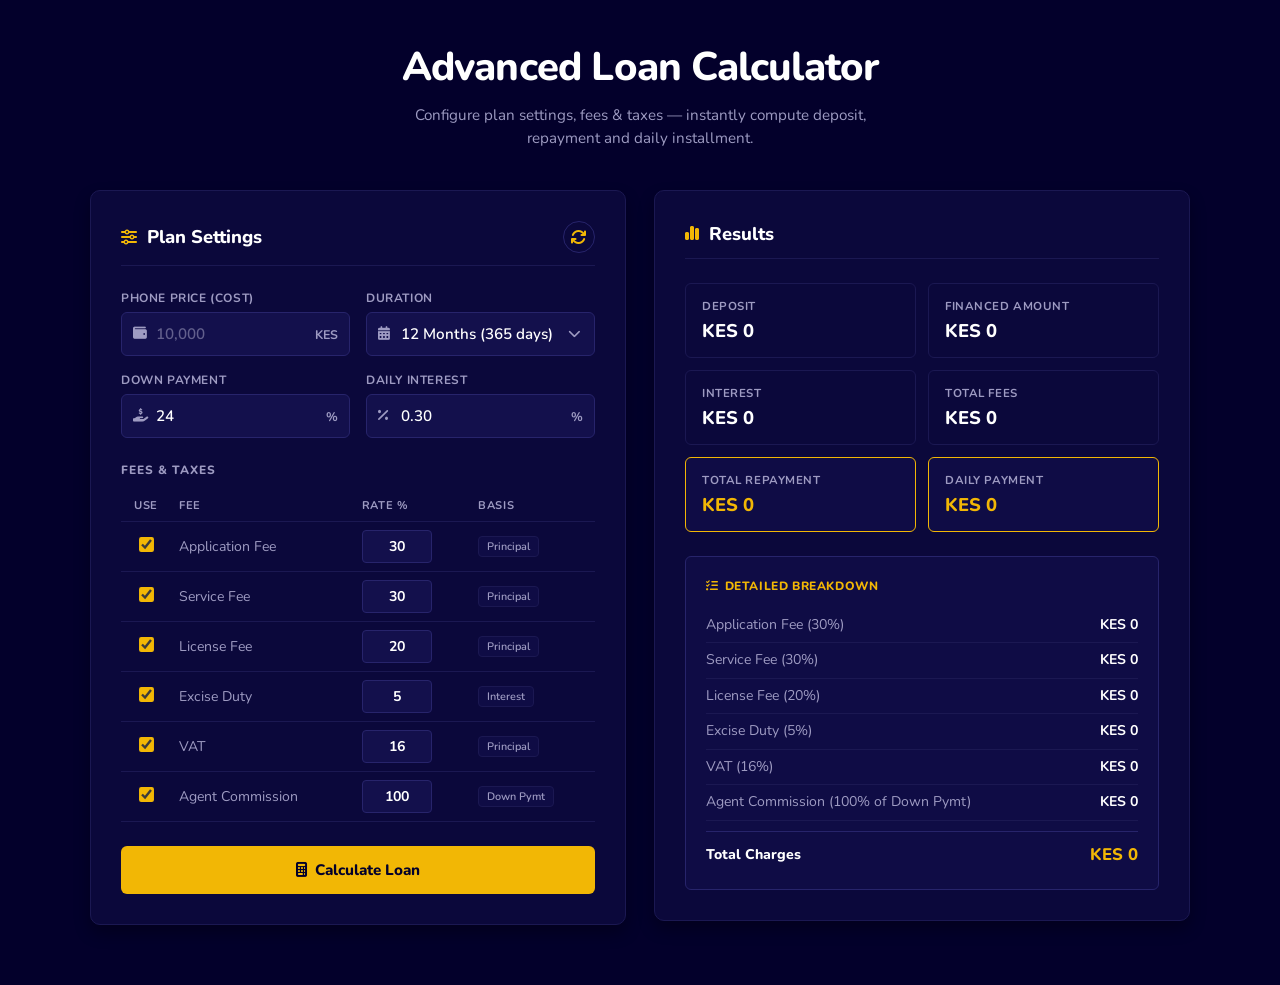
<file: index.html>
<!DOCTYPE html>
<html lang="en">

<head>
  <meta charset="UTF-8">
  <meta name="viewport" content="width=device-width, initial-scale=1.0">
  <meta name="description"
    content="Professional Loan Calculator — compute deposits, repayments, daily installments, fees and taxes instantly.">
  <title>Advanced Loan Calculator</title>
  <!-- Font Awesome Icons -->
  <link rel="stylesheet" href="https://cdnjs.cloudflare.com/ajax/libs/font-awesome/6.4.0/css/all.min.css">
  <!-- Cache-busting query parameter for CSS -->
  <link rel="stylesheet" href="style.css?v=3">
</head>

<body>

  <div class="container">

    <!-- ─── Header ─── -->
    <header class="header">

      <h1>Advanced Loan Calculator</h1>
      <p>Configure plan settings, fees &amp; taxes — instantly compute deposit, repayment and daily installment.</p>
    </header>

    <!-- ─── Two-column grid ─── -->
    <div class="grid">

      <!-- ════ Left card: Settings ════ -->
      <div class="card">
        <h2 class="section-title" style="display: flex; justify-content: space-between; align-items: center;">
          <span style="display: flex; align-items: center; gap: 10px;">
            <i class="fa-solid fa-sliders"></i>
            Plan Settings
          </span>
          <button onclick="forceReset()" class="btn-reset" title="Force Clean Reset (Clear Cache)"
            aria-label="Reset app and clear cache">
            <i class="fa-solid fa-arrows-rotate"></i>
          </button>
        </h2>

        <div class="form-row">
          <div class="field">
            <label for="amount">Phone Price (Cost)</label>
            <div class="input-wrap">
              <i class="fa-solid fa-wallet input-icon"></i>
              <input id="amount" type="number" placeholder="10,000" min="0" step="1000" oninput="calculate()">
              <span class="input-suffix">KES</span>
            </div>
          </div>
          <div class="field">
            <label for="days">Duration</label>
            <div class="input-wrap">
              <i class="fa-solid fa-calendar-days input-icon"></i>
              <select id="days" onchange="calculate()">
                <option value="365" selected>12 Months (365 days)</option>
                <option value="273">9 Months (273 days)</option>
                <option value="182">6 Months (182 days)</option>
                <option value="90">3 Months (90 days)</option>
              </select>
              <i class="fa-solid fa-chevron-down select-arrow"></i>
            </div>
          </div>
        </div>

        <div class="form-row">
          <div class="field">
            <label for="down">Down Payment</label>
            <div class="input-wrap">
              <i class="fa-solid fa-hand-holding-dollar input-icon"></i>
              <input id="down" type="number" value="24" min="0" max="100" step="0.01" oninput="calculate()">
              <span class="input-suffix">%</span>
            </div>
          </div>
          <div class="field">
            <label for="dailyInterest">Daily Interest</label>
            <div class="input-wrap">
              <i class="fa-solid fa-percent input-icon"></i>
              <input id="dailyInterest" type="number" value="0.30" min="0" step="0.01" oninput="calculate()">
              <span class="input-suffix">%</span>
            </div>
          </div>
        </div>

        <!-- Fees table -->
        <p class="fees-title">Fees &amp; Taxes</p>
        <table class="fees-table" aria-label="Fees and taxes configuration">
          <thead>
            <tr>
              <th class="col-check">Use</th>
              <th>Fee</th>
              <th>Rate&nbsp;%</th>
              <th>Basis</th>
            </tr>
          </thead>
          <tbody>
            <tr>
              <td class="col-check"><input type="checkbox" id="appFeeEnabled" checked onclick="calculate()"
                  aria-label="Enable Application Fee"></td>
              <td>Application Fee</td>
              <td><input id="appFee" type="number" value="30" min="0" step="0.01" oninput="calculate()"
                  aria-label="Application fee percentage"></td>
              <td><span class="basis-tag">Principal</span></td>
            </tr>
            <tr>
              <td class="col-check"><input type="checkbox" id="serviceFeeEnabled" checked onclick="calculate()"
                  aria-label="Enable Service Fee"></td>
              <td>Service Fee</td>
              <td><input id="serviceFee" type="number" value="30" min="0" step="0.01" oninput="calculate()"
                  aria-label="Service fee percentage"></td>
              <td><span class="basis-tag">Principal</span></td>
            </tr>
            <tr>
              <td class="col-check"><input type="checkbox" id="licenseFeeEnabled" checked onclick="calculate()"
                  aria-label="Enable License Fee"></td>
              <td>License Fee</td>
              <td><input id="licenseFee" type="number" value="20" min="0" step="0.01" oninput="calculate()"
                  aria-label="License fee percentage"></td>
              <td><span class="basis-tag">Principal</span></td>
            </tr>
            <tr>
              <td class="col-check"><input type="checkbox" id="exciseEnabled" checked onclick="calculate()"
                  aria-label="Enable Excise Duty"></td>
              <td>Excise Duty</td>
              <td><input id="excise" type="number" value="5" min="0" step="0.01" oninput="calculate()"
                  aria-label="Excise duty percentage"></td>
              <td><span class="basis-tag">Interest</span></td>
            </tr>
            <tr>
              <td class="col-check"><input type="checkbox" id="vatEnabled" checked onclick="calculate()"
                  aria-label="Enable VAT"></td>
              <td>VAT</td>
              <td><input id="vat" type="number" value="16" min="0" step="0.01" oninput="calculate()"
                  aria-label="VAT percentage"></td>
              <td><span class="basis-tag">Principal</span></td>
            </tr>
            <tr>
              <td class="col-check"><input type="checkbox" id="agentCommEnabled" checked onclick="calculate()"
                  aria-label="Enable Agent Commission"></td>
              <td>Agent Commission</td>
              <td><input id="agentComm" type="number" value="100" min="0" step="1" oninput="calculate()"
                  aria-label="Agent Commission percentage"></td>
              <td><span class="basis-tag">Down Pymt</span></td>
            </tr>
          </tbody>
        </table>

        <button class="btn-calc" onclick="calculate()" id="calcBtn" aria-label="Calculate loan">
          <i class="fa-solid fa-calculator"></i> Calculate Loan
        </button>
      </div>

      <!-- ════ Right card: Results ════ -->
      <div class="card">
        <h2 class="section-title">
          <i class="fa-solid fa-chart-simple"></i>
          Results
        </h2>

        <div class="results-grid">
          <div class="metric">
            <div class="metric-label">Deposit</div>
            <div class="metric-value" id="deposit">KES 0.00</div>
          </div>
          <div class="metric">
            <div class="metric-label">Financed Amount</div>
            <div class="metric-value" id="financed">KES 0.00</div>
          </div>
          <div class="metric">
            <div class="metric-label">Interest</div>
            <div class="metric-value" id="interest">KES 0.00</div>
          </div>
          <div class="metric">
            <div class="metric-label">Total Fees</div>
            <div class="metric-value" id="fees">KES 0.00</div>
          </div>
          <div class="metric highlight">
            <div class="metric-label">Total Repayment</div>
            <div class="metric-value" id="repayment">KES 0.00</div>
          </div>
          <div class="metric highlight">
            <div class="metric-label">Daily Payment</div>
            <div class="metric-value" id="daily">KES 0.00</div>
          </div>
        </div>

        <!-- Breakdown panel -->
        <div class="breakdown" id="breakdown">
          <div class="empty-state">
            <div class="es-icon"><i class="fa-solid fa-list-check"></i></div>
            <p>Enter loan details and click<br><strong>Calculate Loan</strong> to see the full breakdown.</p>
          </div>
        </div>

        <button class="btn-profit" onclick="openModal()" id="profitBtn"
          style="margin-top: 16px; width: 100%; display: none;" aria-label="Open profit breakdown">
          <i class="fa-solid fa-chart-line"></i> View Profit Breakdown
        </button>
      </div>

    </div><!-- /.grid -->
  </div><!-- /.container -->

  <!-- ─── Modal ─── -->
  <div id="profitModal" class="modal">
    <div class="modal-content">
      <div class="modal-header">
        <h3><i class="fa-solid fa-chart-pie" style="margin-right:7px"></i>Profit Analysis Breakdown</h3>
        <button class="modal-close" onclick="closeModal()">&times;</button>
      </div>
      <div class="modal-body" id="profitModalBody">
        <!-- populated by JS -->
      </div>
    </div>
  </div>

  <script src="app.js"></script>
</body>

</html>
</file>
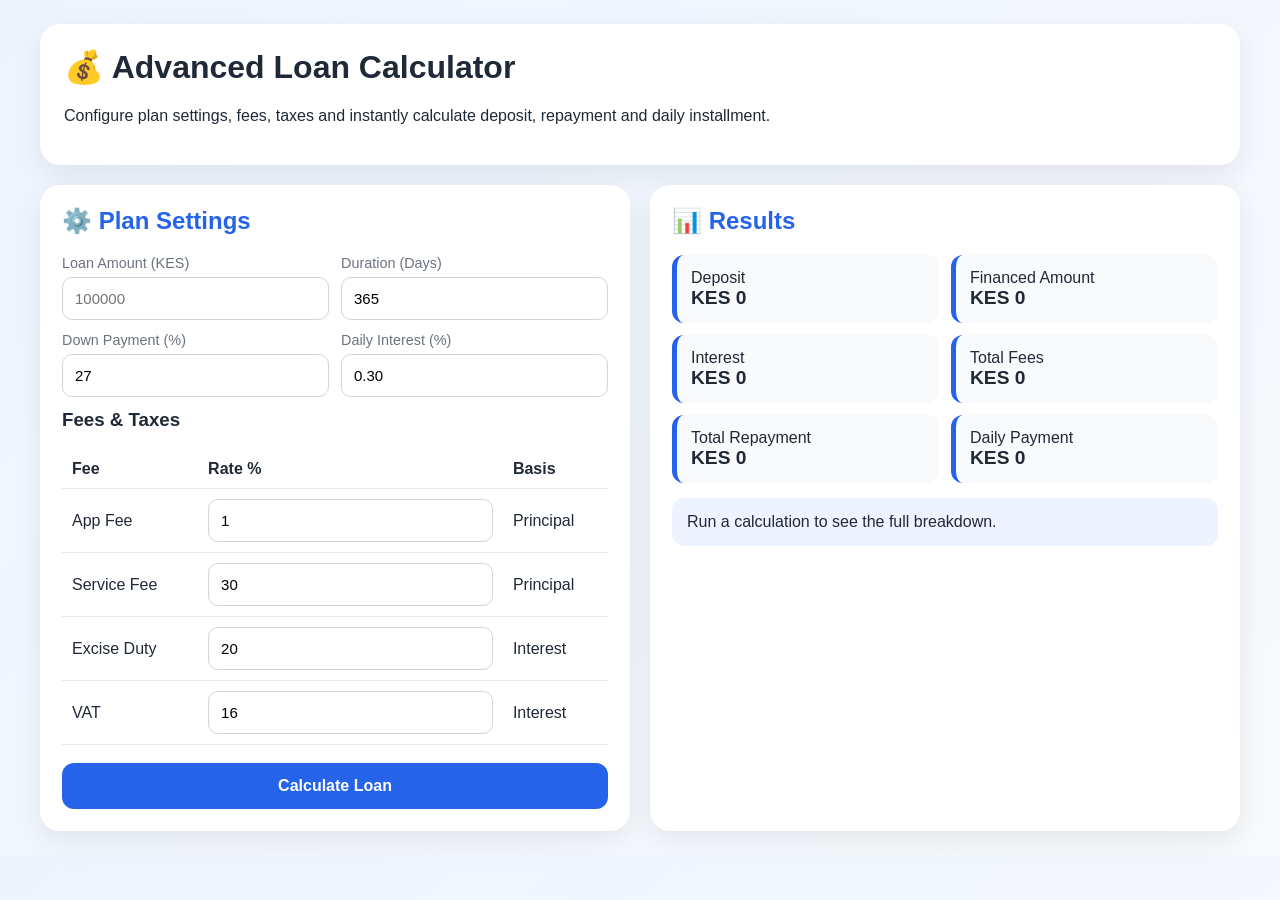
<file: professional_loan_calculator.html>
<!DOCTYPE html>
<html lang="en">
<head>
<meta charset="UTF-8">
<meta name="viewport" content="width=device-width, initial-scale=1.0">
<title>Professional Loan Calculator</title>
<style>
:root{
--bg:#f4f7fb;--card:#ffffff;--accent:#2563eb;--text:#1f2937;--muted:#6b7280;
}
*{box-sizing:border-box}
body{
margin:0;padding:24px;font-family:Inter,Arial,sans-serif;
background:linear-gradient(135deg,#eef4ff,#f8fafc);
color:var(--text);
}
.container{max-width:1200px;margin:auto;}
.header{
background:var(--card);padding:24px;border-radius:20px;
box-shadow:0 10px 30px rgba(0,0,0,.08);margin-bottom:20px;
}
.grid{
display:grid;grid-template-columns:1fr 1fr;gap:20px;
}
.card{
background:var(--card);border-radius:20px;padding:22px;
box-shadow:0 10px 30px rgba(0,0,0,.08);
}
h1,h2,h3{margin-top:0}
.section-title{color:var(--accent)}
label{display:block;font-size:.9rem;color:var(--muted);margin-bottom:6px}
input{
width:100%;padding:12px;border:1px solid #d1d5db;
border-radius:10px;font-size:15px;
}
.row{display:grid;grid-template-columns:1fr 1fr;gap:12px;margin-bottom:12px}
button{
width:100%;padding:14px;border:none;border-radius:12px;
background:var(--accent);color:white;font-size:16px;font-weight:700;
cursor:pointer;
}
button:hover{opacity:.95}
.results{
display:grid;grid-template-columns:repeat(2,1fr);gap:12px;
}
.metric{
background:#f8fafc;padding:14px;border-radius:12px;border-left:5px solid var(--accent);
}
.metric .value{font-size:1.2rem;font-weight:700}
table{width:100%;border-collapse:collapse}
th,td{padding:10px;border-bottom:1px solid #e5e7eb;text-align:left}
.footer{margin-top:15px;padding:15px;background:#eef4ff;border-radius:12px}
@media(max-width:900px){
.grid,.results,.row{grid-template-columns:1fr}
}
</style>
</head>
<body>
<div class="container">

<div class="header">
<h1>💰 Advanced Loan Calculator</h1>
<p>Configure plan settings, fees, taxes and instantly calculate deposit, repayment and daily installment.</p>
</div>

<div class="grid">

<div class="card">
<h2 class="section-title">⚙️ Plan Settings</h2>

<div class="row">
<div>
<label>Loan Amount (KES)</label>
<input id="amount" type="number" placeholder="100000">
</div>
<div>
<label>Duration (Days)</label>
<input id="days" value="365" type="number">
</div>
</div>

<div class="row">
<div>
<label>Down Payment (%)</label>
<input id="down" value="27" type="number" step="0.01">
</div>
<div>
<label>Daily Interest (%)</label>
<input id="dailyInterest" value="0.30" type="number" step="0.01">
</div>
</div>

<h3>Fees & Taxes</h3>

<table>
<tr><th>Fee</th><th>Rate %</th><th>Basis</th></tr>
<tr><td>App Fee</td><td><input id="appFee" value="1"></td><td>Principal</td></tr>
<tr><td>Service Fee</td><td><input id="serviceFee" value="30"></td><td>Principal</td></tr>
<tr><td>Excise Duty</td><td><input id="excise" value="20"></td><td>Interest</td></tr>
<tr><td>VAT</td><td><input id="vat" value="16"></td><td>Interest</td></tr>
</table>

<br>
<button onclick="calculate()">Calculate Loan</button>
</div>

<div class="card">
<h2 class="section-title">📊 Results</h2>

<div class="results">
<div class="metric"><div>Deposit</div><div class="value" id="deposit">KES 0</div></div>
<div class="metric"><div>Financed Amount</div><div class="value" id="financed">KES 0</div></div>
<div class="metric"><div>Interest</div><div class="value" id="interest">KES 0</div></div>
<div class="metric"><div>Total Fees</div><div class="value" id="fees">KES 0</div></div>
<div class="metric"><div>Total Repayment</div><div class="value" id="repayment">KES 0</div></div>
<div class="metric"><div>Daily Payment</div><div class="value" id="daily">KES 0</div></div>
</div>

<div class="footer" id="breakdown">
Run a calculation to see the full breakdown.
</div>

</div>

</div>
</div>

<script>
function fmt(n){
return "KES " + n.toLocaleString(undefined,{minimumFractionDigits:2,maximumFractionDigits:2});
}

function calculate(){

const amount=Number(document.getElementById("amount").value||0);
const days=Number(document.getElementById("days").value||0);
const down=Number(document.getElementById("down").value)/100;
const rate=Number(document.getElementById("dailyInterest").value)/100;

const appFeeRate=Number(document.getElementById("appFee").value)/100;
const serviceFeeRate=Number(document.getElementById("serviceFee").value)/100;
const exciseRate=Number(document.getElementById("excise").value)/100;
const vatRate=Number(document.getElementById("vat").value)/100;

const deposit=amount*down;
const financed=amount-deposit;

const interest=financed*rate*days;

const appFee=financed*appFeeRate;
const serviceFee=financed*serviceFeeRate;
const excise=interest*exciseRate;
const vat=interest*vatRate;

const fees=appFee+serviceFee+excise+vat;

const repayment=financed+interest+fees;
const daily=days>0 ? repayment/days : 0;

document.getElementById("deposit").innerText=fmt(deposit);
document.getElementById("financed").innerText=fmt(financed);
document.getElementById("interest").innerText=fmt(interest);
document.getElementById("fees").innerText=fmt(fees);
document.getElementById("repayment").innerText=fmt(repayment);
document.getElementById("daily").innerText=fmt(daily);

document.getElementById("breakdown").innerHTML=`
<b>Detailed Breakdown</b><br><br>
App Fee: ${fmt(appFee)}<br>
Service Fee: ${fmt(serviceFee)}<br>
Excise Duty: ${fmt(excise)}<br>
VAT: ${fmt(vat)}<br>
<hr>
Total Charges: <b>${fmt(fees)}</b>
`;
}
</script>

</body>
</html>
</file>
<file: style.css>
@import url('https://fonts.googleapis.com/css2?family=Nunito:wght@300;400;500;600;700;800;900&display=swap');

:root {
  --bg-body:      #03002b; /* Zidi Deep Navy */
  --bg-card:      #0b083b; /* Slightly lighter navy for cards */
  --bg-input:     #13104c; /* Input background */
  
  --border-color: #27246b; /* Accent dark borders */
  --border-light: #1b1852; /* Subtle card borders */
  
  --primary:      #f2b705; /* Zidi Warm Gold */
  --primary-hover:#d49f00; /* Darker Gold */
  
  --text:         #ffffff; /* White text */
  --text-muted:   #9e9bc2; /* Muted bluish-gray */
  --text-dim:     #63608d; /* Dim gray-navy */
  
  --highlight-bg: #0f0c45; /* Dark selection background */
  
  --border-r: 10px;
  --shadow:   0 8px 16px rgba(0, 0, 0, 0.3);
  --trans:    0.15s ease;
}

*, *::before, *::after { box-sizing: border-box; margin: 0; padding: 0; }

html { scroll-behavior: smooth; }

body {
  font-family: 'Nunito', sans-serif;
  min-height: 100vh;
  background-color: var(--bg-body);
  color: var(--text);
  padding: 40px 20px 60px;
}

.container { max-width: 1100px; margin: 0 auto; }

/* ─── header ─── */
.header {
  text-align: center;
  margin-bottom: 40px;
}

.header .badge {
  display: inline-flex; align-items: center; gap: 8px;
  background: var(--bg-card);
  border: 1px solid var(--border-color);
  padding: 6px 16px;
  border-radius: 99px;
  font-size: 0.75rem; font-weight: 700; letter-spacing: 0.05em; text-transform: uppercase;
  color: var(--primary);
  box-shadow: 0 1px 2px rgba(0,0,0,0.1);
  margin-bottom: 16px;
}
.header .badge i { color: var(--primary); }

.header h1 {
  font-size: clamp(1.8rem, 4vw, 2.5rem);
  font-weight: 800;
  color: var(--text);
  margin-bottom: 10px;
  letter-spacing: -0.02em;
}

.header p {
  color: var(--text-muted);
  font-size: 0.95rem;
  max-width: 520px;
  margin: 0 auto;
  line-height: 1.5;
}

/* ─── grid ─── */
.grid {
  display: grid;
  grid-template-columns: 1fr 1fr;
  gap: 28px;
  align-items: start;
}

/* ─── dark brand card ─── */
.card {
  background: var(--bg-card);
  border: 1px solid var(--border-light);
  border-radius: var(--border-r);
  padding: 30px;
  box-shadow: var(--shadow);
  transition: border-color var(--trans);
}
.card:hover {
  border-color: var(--border-color);
}

/* ─── section title ─── */
.section-title {
  display: flex; align-items: center; gap: 10px;
  font-size: 1.15rem; font-weight: 800;
  color: var(--text);
  margin-bottom: 24px;
  padding-bottom: 12px;
  border-bottom: 1px solid var(--border-light);
}
.section-title i {
  color: var(--primary);
  font-size: 1rem;
}

/* ─── form rows ─── */
.form-row {
  display: grid;
  grid-template-columns: 1fr 1fr;
  gap: 16px;
  margin-bottom: 16px;
}

.field { display: flex; flex-direction: column; gap: 6px; }

.field label {
  font-size: 0.75rem; font-weight: 700;
  color: var(--text-muted);
  text-transform: uppercase; letter-spacing: 0.05em;
}

.field .input-wrap {
  position: relative;
  display: flex;
  align-items: center;
  width: 100%;
}

.field .input-icon {
  position: absolute;
  left: 12px;
  top: 50%;
  transform: translateY(-50%);
  font-size: 0.85rem;
  color: var(--text-muted);
  pointer-events: none;
  z-index: 2;
}

.field .input-suffix {
  position: absolute;
  right: 12px;
  top: 50%;
  transform: translateY(-50%);
  font-size: 0.78rem;
  font-weight: 700;
  color: var(--text-muted);
  pointer-events: none;
  z-index: 2;
}

.field .select-arrow {
  position: absolute;
  right: 14px;
  top: 50%;
  transform: translateY(-50%);
  font-size: 0.8rem;
  color: var(--text-muted);
  pointer-events: none;
  z-index: 2;
}

.field input {
  width: 100%;
  background: var(--bg-input);
  border: 1px solid var(--border-color);
  border-radius: 6px;
  padding: 11px 52px 11px 34px;
  font-size: 0.95rem; font-weight: 600;
  color: var(--text);
  font-family: 'Nunito', sans-serif;
  transition: border-color var(--trans), box-shadow var(--trans);
  outline: none;
  -moz-appearance: textfield;
  z-index: 1;
}
.field input::-webkit-inner-spin-button,
.field input::-webkit-outer-spin-button { -webkit-appearance: none; }
.field input::placeholder { color: var(--text-dim); }
.field input:focus {
  border-color: var(--primary);
  box-shadow: 0 0 0 2px rgba(242, 183, 5, 0.15);
}

/* ─── dropdown select styling ─── */
.field select {
  width: 100%;
  background: var(--bg-input);
  border: 1px solid var(--border-color);
  border-radius: 6px;
  padding: 11px 36px 11px 34px;
  font-size: 0.95rem; font-weight: 600;
  color: var(--text);
  font-family: 'Nunito', sans-serif;
  transition: border-color var(--trans), box-shadow var(--trans);
  outline: none;
  appearance: none;
  -webkit-appearance: none;
  -moz-appearance: none;
  cursor: pointer;
  z-index: 1;
}
.field select:focus {
  border-color: var(--primary);
  box-shadow: 0 0 0 2px rgba(242, 183, 5, 0.15);
}

/* ─── disabled state ─── */
input:disabled {
  background: var(--bg-body) !important;
  color: var(--text-dim) !important;
  border-color: var(--border-light) !important;
  cursor: not-allowed !important;
  opacity: 0.4;
}

/* ─── fees table ─── */
.fees-title {
  font-size: 0.75rem; font-weight: 800;
  color: var(--text-muted);
  text-transform: uppercase; letter-spacing: 0.08em;
  margin: 24px 0 12px;
}

.fees-table { width: 100%; border-collapse: collapse; }
.fees-table thead th {
  font-size: 0.7rem; font-weight: 700; color: var(--text-muted);
  text-transform: uppercase; letter-spacing: 0.05em;
  padding: 8px 8px; text-align: left;
  border-bottom: 1px solid var(--border-light);
}

.col-check {
  width: 50px;
  text-align: center !important;
}

.fees-table input[type="checkbox"] {
  cursor: pointer;
  accent-color: var(--primary);
  transform: scale(1.15);
}

.fees-table tbody tr {
  transition: background var(--trans);
}
.fees-table tbody tr:hover { background: var(--highlight-bg); }
.fees-table td {
  padding: 8px 8px;
  font-size: 0.88rem; color: var(--text-muted);
  border-bottom: 1px solid var(--border-light);
  vertical-align: middle;
}
.fees-table td:first-child { font-weight: 600; color: var(--text); }
.fees-table td .basis-tag {
  display: inline-block;
  font-size: 0.68rem; font-weight: 600;
  padding: 2px 8px; border-radius: 4px;
  background: var(--highlight-bg);
  border: 1px solid var(--border-light);
  color: var(--text-muted);
}

.fees-table input[type="number"] {
  background: var(--bg-input);
  border: 1px solid var(--border-color);
  border-radius: 4px;
  padding: 6px 8px;
  width: 70px;
  font-size: 0.88rem; font-weight: 700; color: var(--text);
  font-family: 'Nunito', sans-serif;
  text-align: center;
  outline: none;
  transition: border-color var(--trans), box-shadow var(--trans);
  -moz-appearance: textfield;
}
.fees-table input[type="number"]::-webkit-inner-spin-button,
.fees-table input[type="number"]::-webkit-outer-spin-button { -webkit-appearance: none; }
.fees-table input[type="number"]:focus {
  border-color: var(--primary);
  box-shadow: 0 0 0 2px rgba(242, 183, 5, 0.15);
}

/* ─── calculate button ─── */
.btn-calc {
  width: 100%; margin-top: 24px;
  padding: 14px;
  border: none; border-radius: 6px;
  background: var(--primary);
  color: var(--bg-body); /* Dark text on gold background */
  font-family: 'Nunito', sans-serif;
  font-size: 0.95rem; font-weight: 800;
  cursor: pointer;
  transition: background var(--trans), transform var(--trans);
  display: flex; align-items: center; justify-content: center; gap: 8px;
}
.btn-calc:hover {
  background: var(--primary-hover);
}
.btn-calc:active { transform: translateY(1px); }

/* ─── results grid ─── */
.results-grid {
  display: grid;
  grid-template-columns: 1fr 1fr;
  gap: 12px;
  margin-bottom: 24px;
}

.metric {
  background: var(--bg-card);
  border: 1px solid var(--border-light);
  border-radius: 6px;
  padding: 14px 16px;
  transition: border-color var(--trans), background var(--trans);
}
.metric:hover {
  border-color: var(--border-color);
  background: var(--highlight-bg);
}
.metric.highlight {
  background: var(--highlight-bg);
  border: 1.5px solid var(--primary);
}

.metric-label {
  font-size: 0.72rem; font-weight: 700;
  color: var(--text-muted);
  text-transform: uppercase; letter-spacing: 0.05em;
  margin-bottom: 4px;
}
.metric-value {
  font-size: 1.15rem; font-weight: 800;
  color: var(--text);
  font-variant-numeric: tabular-nums;
}
.metric.highlight .metric-value { color: var(--primary); }

/* ─── breakdown box ─── */
.breakdown {
  background: var(--highlight-bg);
  border: 1px solid var(--border-light);
  border-radius: 6px;
  padding: 20px;
  font-size: 0.88rem;
  color: var(--text-muted);
  line-height: 1.6;
  min-height: 90px;
}
.breakdown.has-data { border-color: var(--border-color); }

.breakdown-title {
  font-size: 0.75rem; font-weight: 800; color: var(--primary);
  text-transform: uppercase; letter-spacing: 0.05em;
  margin-bottom: 12px;
}

.breakdown-row {
  display: flex; justify-content: space-between; align-items: center;
  padding: 6px 0;
  border-bottom: 1px solid var(--border-light);
}
.breakdown-row:last-child { border-bottom: none; }
.breakdown-row .br-label { color: var(--text-muted); }
.breakdown-row .br-value { font-weight: 700; color: var(--text); font-variant-numeric: tabular-nums; }

.breakdown-total {
  display: flex; justify-content: space-between; align-items: center;
  margin-top: 10px; padding-top: 10px;
  border-top: 1px solid var(--border-color);
  font-weight: 800;
}
.breakdown-total .br-label { color: var(--text); }
.breakdown-total .br-value { color: var(--primary); font-size: 1.05rem; }

.disabled-tag {
  font-size: 0.7rem;
  font-weight: 700;
  color: var(--text-dim);
  text-transform: uppercase;
  background: var(--border-light);
  padding: 2px 6px;
  border-radius: 4px;
}

/* ─── empty state ─── */
.empty-state {
  display: flex; flex-direction: column; align-items: center;
  gap: 8px; padding: 20px 0;
  color: var(--text-dim);
  text-align: center;
}
.empty-state .es-icon { font-size: 2rem; color: var(--text-dim); opacity: 0.7; }
.empty-state p { font-size: 0.85rem; }

/* ─── flash effect ─── */
@keyframes valueFlash {
  0%   { opacity: 0.5; }
  100% { opacity: 1; }
}
.flash { animation: valueFlash 0.3s ease; }

/* ─── Modal Styles ─── */
.modal {
  position: fixed;
  inset: 0;
  background: rgba(3, 0, 43, 0.75);
  backdrop-filter: blur(6px);
  -webkit-backdrop-filter: blur(6px);
  display: flex;
  align-items: center;
  justify-content: center;
  z-index: 1000;
  opacity: 0;
  pointer-events: none;
  transition: opacity 0.2s ease-in-out;
}
.modal.show {
  opacity: 1;
  pointer-events: auto;
}
.modal-content {
  background: var(--bg-card);
  border: 1px solid var(--border-color);
  border-radius: var(--border-r);
  width: 90%;
  max-width: 480px;
  box-shadow: var(--shadow);
  transform: scale(0.92);
  transition: transform 0.2s ease-in-out;
  max-height: 90vh;
  overflow-y: auto;
}
.modal.show .modal-content {
  transform: scale(1);
}
.modal-header {
  display: flex;
  justify-content: space-between;
  align-items: center;
  padding: 16px 20px;
  border-bottom: 1px solid var(--border-light);
}
.modal-header h3 {
  font-size: 1.15rem;
  font-weight: 800;
  color: var(--text);
  display: flex;
  align-items: center;
  gap: 8px;
}
.modal-close {
  background: none;
  border: none;
  color: var(--text-muted);
  font-size: 1.5rem;
  cursor: pointer;
  line-height: 1;
  transition: color var(--trans);
}
.modal-close:hover {
  color: var(--primary);
}
.modal-body {
  padding: 20px;
}

/* Modal row styles */
.modal-section-title {
  font-size: 0.72rem;
  font-weight: 800;
  color: var(--primary);
  text-transform: uppercase;
  letter-spacing: 0.05em;
  margin: 12px 0 8px;
}
.modal-row {
  display: flex;
  justify-content: space-between;
  font-size: 0.88rem;
  padding: 6px 0;
  border-bottom: 1px dashed var(--border-light);
  align-items: center;
}
.modal-row input[type="checkbox"] {
  cursor: pointer;
  accent-color: var(--primary);
  transform: scale(1.05);
}
.modal-row:last-child {
  border-bottom: none;
}
.modal-row .label {
  color: var(--text-muted);
}
.modal-row .val {
  font-weight: 700;
  font-variant-numeric: tabular-nums;
  transition: opacity var(--trans);
}
.modal-row.inflow .val {
  color: #10b981; /* Green for inflows */
}
.modal-row.outflow .val {
  color: #ef4444; /* Red for outflows */
}
.modal-profit-summary {
  margin-top: 18px;
  padding-top: 14px;
  border-top: 1.5px solid var(--border-color);
}
.profit-value-large {
  display: flex;
  justify-content: space-between;
  align-items: center;
  font-size: 1.2rem;
  font-weight: 800;
  color: var(--primary);
}

/* ─── profit button ─── */
.btn-profit {
  padding: 12px;
  border: 1px solid var(--border-color);
  border-radius: 6px;
  background: var(--highlight-bg);
  color: var(--primary);
  font-family: 'Nunito', sans-serif;
  font-size: 0.9rem;
  font-weight: 700;
  cursor: pointer;
  transition: background var(--trans), border-color var(--trans);
  display: flex;
  align-items: center;
  justify-content: center;
  gap: 8px;
}
.btn-profit:hover {
  background: var(--bg-input);
  border-color: var(--primary);
}

/* ─── reset button ─── */
.btn-reset {
  background: none;
  border: 1px solid var(--border-color);
  color: var(--text-muted);
  width: 32px;
  height: 32px;
  border-radius: 50%;
  display: flex;
  align-items: center;
  justify-content: center;
  cursor: pointer;
  font-size: 0.85rem;
  transition: color var(--trans), border-color var(--trans), background var(--trans), transform 0.3s ease;
  outline: none;
}
.btn-reset:hover {
  color: var(--primary);
  border-color: var(--primary);
  background: var(--highlight-bg);
}
.btn-reset:active {
  transform: rotate(180deg);
}

/* ─── responsive ─── */
@media (max-width: 860px) {
  .grid          { grid-template-columns: 1fr; }
  .results-grid  { grid-template-columns: 1fr 1fr; }
  .form-row      { grid-template-columns: 1fr; }
}
@media (max-width: 480px) {
  .results-grid  { grid-template-columns: 1fr; }
  body           { padding: 20px 12px 40px; }
}
</file>
